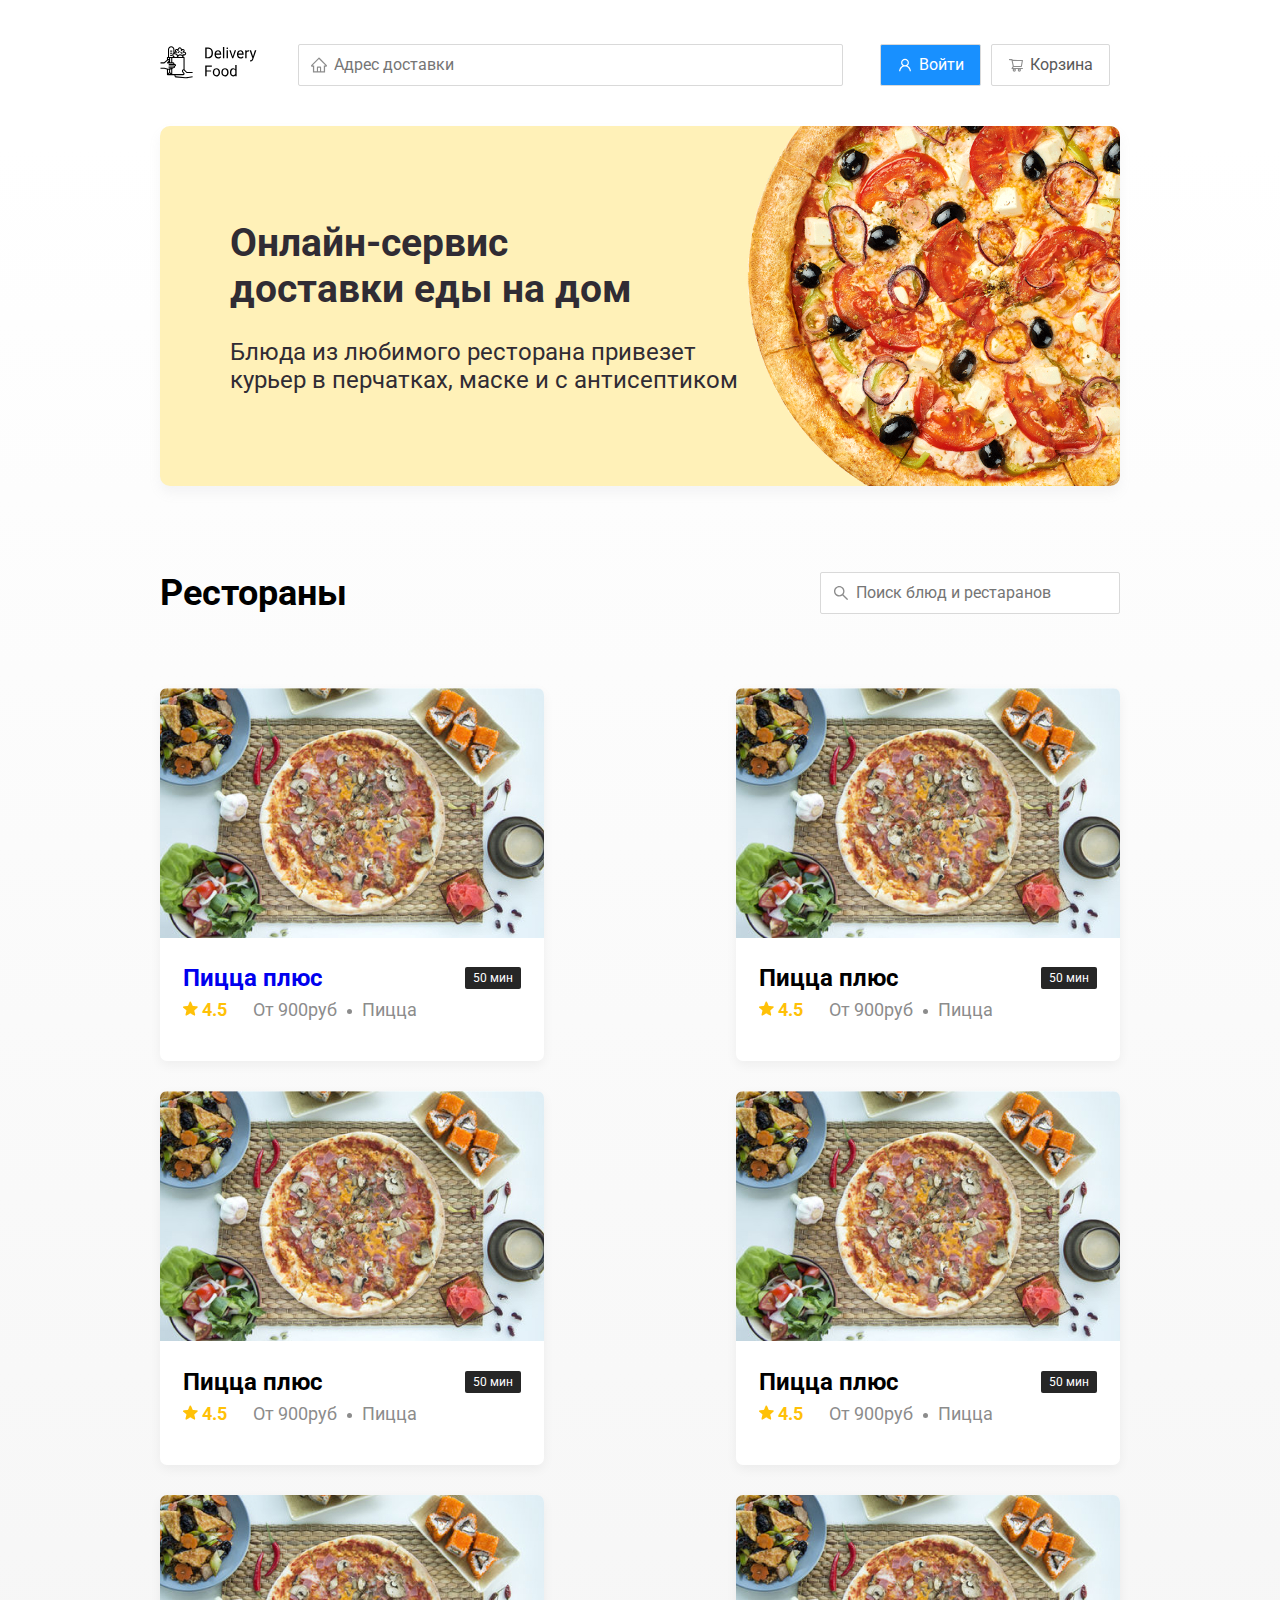
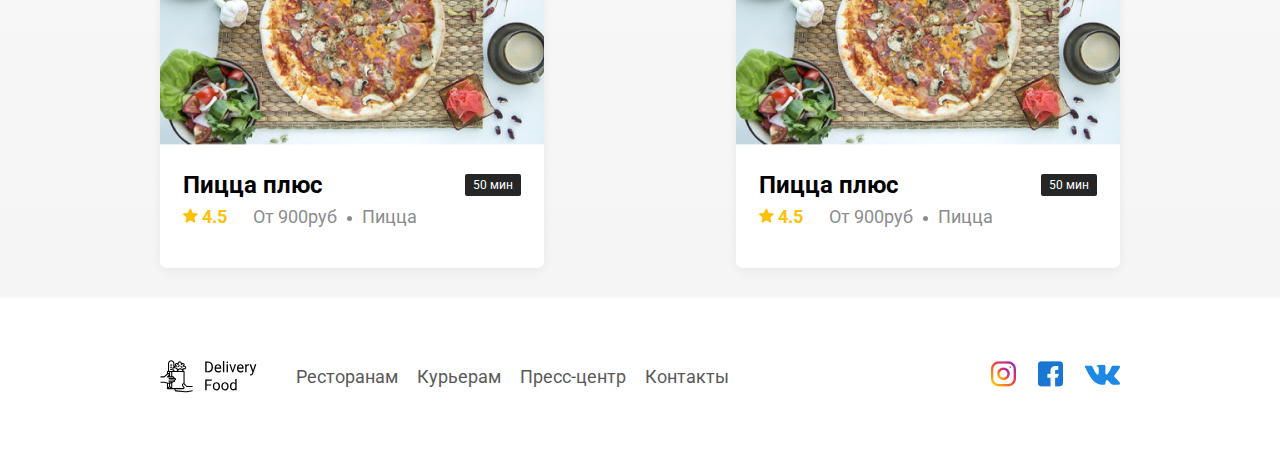
<file: index.html>
<!DOCTYPE html>
<html lang="ru">

<head>
  <meta charset="UTF-8">
  <meta name="viewport" content="width=device-width, initial-scale=1.0">
  <title>Delivery Food - доставка еды на дом</title>
  <link href="https://fonts.googleapis.com/css2?family=Roboto:wght@400;700&display=swap" rel="stylesheet">
  <link rel="stylesheet" href="css/normalize.css">
  <link rel="stylesheet" href="css/style.css">
</head>

<body>
  <div class="container">
    <header class="header">
      <a href="./index.html">
        <img src="img/logo.svg" alt="Logo" class="logo">
      </a>
      <input type="text" class="input input-address" placeholder="Адрес доставки">
      <div class="buttons">
        <button class="button button-primary">
          <img src="./img/user.svg" alt="user" class="button-icon">
          Войти</button>
        <button class="button">
          <img src="./img/shopping-cart.svg" alt="" class="button-icon">
          <span class="button-text">Корзина</span>
        </button>
      </div>
    </header>
  </div>
  <!-- ./container -->
  <main class="main">
    <div class="container">
      <section class="promo">
        <h1>Онлайн-сервис <br> доставки еды на дом</h1>
        <p class="promo-text">Блюда из любимого ресторана привезет<br> курьер в перчатках, маске и с антисептиком</p>
      </section>

      <section class="restaurants">
        <div class="section-heading">
          <h2 class="section-title">Рестораны</h2>
          <input type="text" class="input input-search" placeholder="Поиск блюд и рестаранов">
        </div>
        <div class="cards">
          <a href="./restaurant.html" class="cart">
            <img src="img/image.jpg" alt="" class="cart-img">
            <div class="cart-text">
              <div class="cart-heading">
                <h3 class="cart-title">Пицца плюс</h3>
                <span class="cart-tag tag">50 мин</span>
              </div>
              <div class="cart-info">
                <div class="rating">
                  <img src="img/Vector.png" alt="">
                  4.5</div>
                <div class="price">От 900руб</div>
                <div class="category">Пицца</div>
              </div>
            </div>
          </a>

          <div class="cart">
            <img src="img/image.jpg" alt="" class="cart-img">
            <div class="cart-text">
              <div class="cart-heading">
                <h3 class="cart-title">Пицца плюс</h3>
                <span class="cart-tag tag">50 мин</span>
              </div>
              <div class="cart-info">
                <div class="rating">
                  <img src="img/Vector.png" alt="">
                  4.5</div>
                <div class="price">От 900руб</div>
                <div class="category">Пицца</div>
              </div>
            </div>
          </div>

          <div class="cart">
            <img src="img/image.jpg" alt="" class="cart-img">
            <div class="cart-text">
              <div class="cart-heading">
                <h3 class="cart-title">Пицца плюс</h3>
                <span class="cart-tag tag">50 мин</span>
              </div>
              <div class="cart-info">
                <div class="rating">
                  <img src="img/Vector.png" alt="">
                  4.5</div>
                <div class="price">От 900руб</div>
                <div class="category">Пицца</div>
              </div>
            </div>
          </div>

          <div class="cart">
            <img src="img/image.jpg" alt="" class="cart-img">
            <div class="cart-text">
              <div class="cart-heading">
                <h3 class="cart-title">Пицца плюс</h3>
                <span class="cart-tag tag">50 мин</span>
              </div>
              <div class="cart-info">
                <div class="rating">
                  <img src="img/Vector.png" alt="">
                  4.5</div>
                <div class="price">От 900руб</div>
                <div class="category">Пицца</div>
              </div>
            </div>
          </div>

          <div class="cart">
            <img src="img/image.jpg" alt="" class="cart-img">
            <div class="cart-text">
              <div class="cart-heading">
                <h3 class="cart-title">Пицца плюс</h3>
                <span class="cart-tag tag">50 мин</span>
              </div>
              <div class="cart-info">
                <div class="rating">
                  <img src="img/Vector.png" alt="">
                  4.5</div>
                <div class="price">От 900руб</div>
                <div class="category">Пицца</div>
              </div>
            </div>
          </div>

          <div class="cart">
            <img src="img/image.jpg" alt="" class="cart-img">
            <div class="cart-text">
              <div class="cart-heading">
                <h3 class="cart-title">Пицца плюс</h3>
                <span class="cart-tag tag">50 мин</span>
              </div>
              <div class="cart-info">
                <div class="rating">
                  <img src="img/Vector.png" alt="">
                  4.5</div>
                <div class="price">От 900руб</div>
                <div class="category">Пицца</div>
              </div>
            </div>
          </div>


        </div>
      </section>
    </div>
  </main>

  <footer class="footer">
    <div class="container">
      <div class="footer-block">
        <img src="./img/logo.svg" alt="" class="logo footer-logo">


        <nav class="footer-nav">
          <a href="#" class="footer-link">Ресторанам</a>
          <a href="#" class="footer-link">Курьерам</a>
          <a href="#" class="footer-link">Пресс-центр</a>
          <a href="#" class="footer-link">Контакты</a>
        </nav>

        <div class="social-links">
          <a href="#" class="social-link"><img src="./img/instagram.png" alt="instagram"></a>
          <a href="#" class="social-link"><img src="./img/facebook.png" alt="facebook"></a>
          <a href="#" class="social-link"><img src="./img/vk.png" alt="vk"></a>
        </div>
      </div>
  </footer>

</body>

</html>
</file>
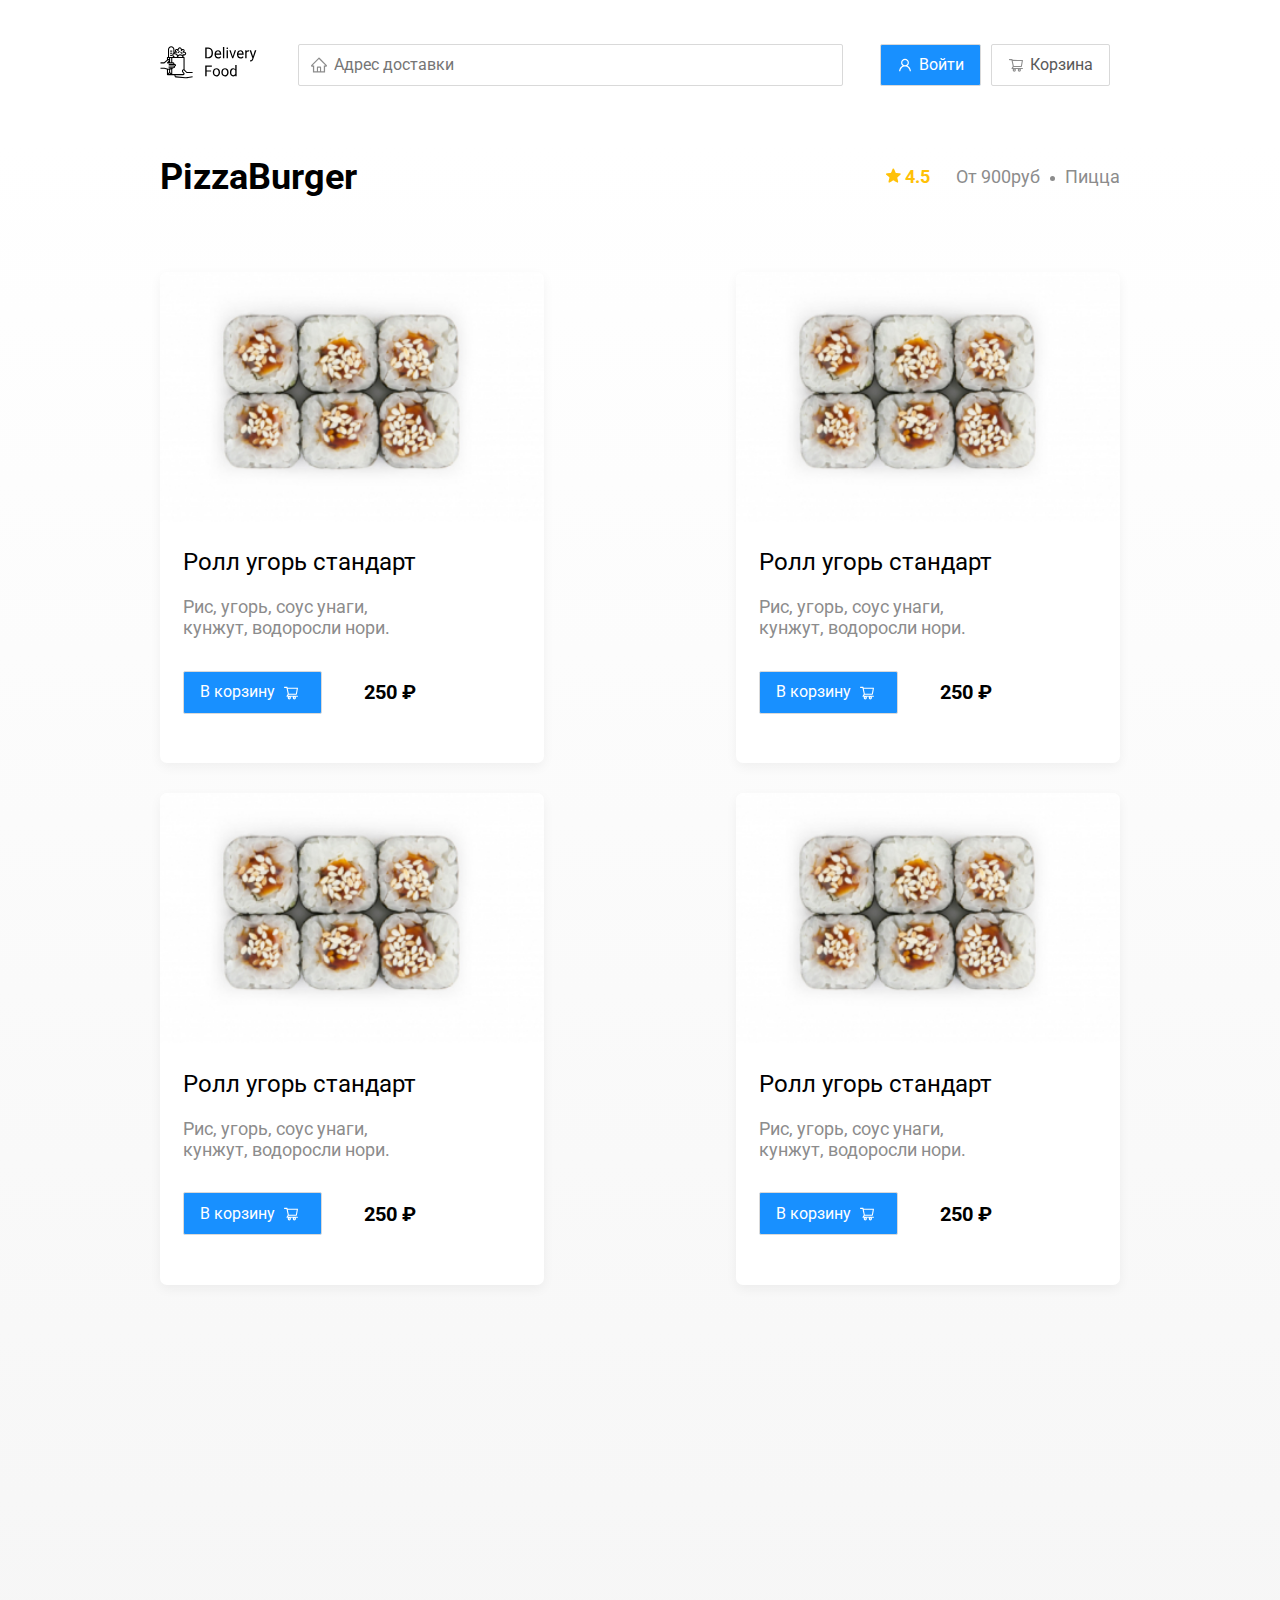
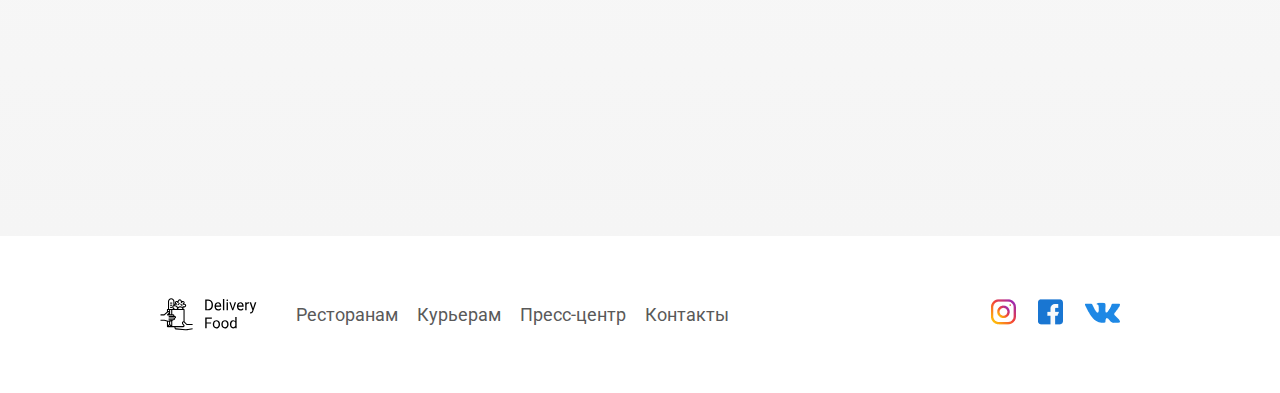
<file: restaurant.html>
<!DOCTYPE html>
<html lang="ru">

<head>
  <meta charset="UTF-8">
  <meta name="viewport" content="width=device-width, initial-scale=1.0">
  <title>PizzaBurger - доставка еды на дом</title>
  <link href="https://fonts.googleapis.com/css2?family=Roboto:wght@400;700&display=swap" rel="stylesheet">
  <link rel="stylesheet" href="css/normalize.css">
  <link rel="stylesheet" href="./css/animate.css">
  <link rel="stylesheet" href="css/style.css">
</head>

<body>
  <div class="container">
    <header class="header">
      <a href="./index.html" class="animated fadeInRight delay-0.5s">
        <img src="img/logo.svg" alt="Logo" class="logo">
      </a>
      <input type="text" class="input input-address" placeholder="Адрес доставки">
      <div class="buttons">
        <button class="button button-primary">
          <img src="./img/user.svg" alt="user" class="button-icon">
          Войти</button>
        <button class="button cart-button">
          <img src="./img/shopping-cart.svg" alt="" class="button-icon">
          <span class="button-text">Корзина</span>
        </button>
      </div>
    </header>
  </div>
  <!-- ./container -->
  <main class="main">
    <div class="container">
      <section class="restaurants">
        <div class="section-heading">
          <h2 class="section-title">PizzaBurger</h2>
          <div class="cart-info">
            <div class="rating">
              <img src="img/Vector.png" alt="">
              4.5</div>
            <div class="price">От 900руб</div>
            <div class="category">Пицца</div>
          </div>
        </div>
        <div class="cards">

          <!-- cards -->

          <div class="cart wow fadeInUp" data-wow-delay="0.2s">
            <img src="./img/sushi.jpg" alt="" class="cart-img">
            <div class="cart-text">
              <div class="cart-heading">
                <h3 class="food-title">Ролл угорь стандарт</h3>
              </div>
              <p class="food-ingred">Рис, угорь, соус унаги, кунжут, водоросли нори.</p>
              <div class="food-info">
                <button class="button button-primary">
                  В корзину&ensp;
                  <img src="./img/cart.svg" alt="cart" class="button-icon">
                </button>
                <p class="food-price">250 &#x20bd;</p>
              </div>
            </div>
          </div>

          <div class="cart wow fadeInUp" data-wow-delay="0.4s">
            <img src="./img/sushi.jpg" alt="" class="cart-img">
            <div class="cart-text">
              <div class="cart-heading">
                <h3 class="food-title">Ролл угорь стандарт</h3>
              </div>
              <p class="food-ingred">Рис, угорь, соус унаги, кунжут, водоросли нори.</p>
              <div class="food-info">
                <button class="button button-primary">
                  В корзину&ensp;
                  <img src="./img/cart.svg" alt="cart" class="button-icon">
                </button>
                <p class="food-price">250 &#x20bd;</p>
              </div>
            </div>
          </div>

          <div class="cart wow fadeInUp" data-wow-delay="0.6s">
            <img src="./img/sushi.jpg" alt="" class="cart-img">
            <div class="cart-text">
              <div class="cart-heading">
                <h3 class="food-title">Ролл угорь стандарт</h3>
              </div>
              <p class="food-ingred">Рис, угорь, соус унаги, кунжут, водоросли нори.</p>
              <div class="food-info">
                <button class="button button-primary">
                  В корзину&ensp;
                  <img src="./img/cart.svg" alt="cart" class="button-icon">
                </button>
                <p class="food-price">250 &#x20bd;</p>
              </div>
            </div>
          </div>

          <div class="cart wow fadeInUp" data-wow-delay="0.2s">
            <img src="./img/sushi.jpg" alt="" class="cart-img">
            <div class="cart-text">
              <div class="cart-heading">
                <h3 class="food-title">Ролл угорь стандарт</h3>
              </div>
              <p class="food-ingred">Рис, угорь, соус унаги, кунжут, водоросли нори.</p>
              <div class="food-info">
                <button class="button button-primary">
                  В корзину&ensp;
                  <img src="./img/cart.svg" alt="cart" class="button-icon">
                </button>
                <p class="food-price">250 &#x20bd;</p>
              </div>
            </div>
          </div>

          <div class="cart wow fadeInUp" data-wow-delay="0.4s">
            <img src="./img/sushi.jpg" alt="" class="cart-img">
            <div class="cart-text">
              <div class="cart-heading">
                <h3 class="food-title">Ролл угорь стандарт</h3>
              </div>
              <p class="food-ingred">Рис, угорь, соус унаги, кунжут, водоросли нори.</p>
              <div class="food-info">
                <button class="button button-primary">
                  В корзину&ensp;
                  <img src="./img/cart.svg" alt="cart" class="button-icon">
                </button>
                <p class="food-price">250 &#x20bd;</p>
              </div>
            </div>
          </div>

          <div class="cart wow fadeInUp" data-wow-delay="0.6s">
            <img src="./img/sushi.jpg" alt="" class="cart-img">
            <div class="cart-text">
              <div class="cart-heading">
                <h3 class="food-title">Ролл угорь стандарт</h3>
              </div>
              <p class="food-ingred">Рис, угорь, соус унаги, кунжут, водоросли нори.</p>
              <div class="food-info">
                <button class="button button-primary">
                  В корзину&ensp;
                  <img src="./img/cart.svg" alt="cart" class="button-icon">
                </button>
                <p class="food-price">250 &#x20bd;</p>
              </div>
            </div>
          </div>


        </div>
      </section>
    </div>
  </main>

  <footer class="footer">
    <div class="container">
      <div class="footer-block">
        <img src="./img/logo.svg" alt="" class="logo footer-logo">


        <nav class="footer-nav">
          <a href="#" class="footer-link">Ресторанам</a>
          <a href="#" class="footer-link">Курьерам</a>
          <a href="#" class="footer-link">Пресс-центр</a>
          <a href="#" class="footer-link">Контакты</a>
        </nav>

        <div class="social-links">
          <a href="#" class="social-link"><img src="./img/instagram.png" alt="instagram"></a>
          <a href="#" class="social-link"><img src="./img/facebook.png" alt="facebook"></a>
          <a href="#" class="social-link"><img src="./img/vk.png" alt="vk"></a>
        </div>
      </div>
  </footer>

  <div class="modal">
    <div class="modal-dialog">

      <div class="modal-header">
        <h3 class="modal-title">Корзина</h3>
        <button class="close">&times</button>
      </div>
      <div class="modal-body">
        <div class="food-row">
          <span class="food-name">Рол угорь стандарт</span>
          <strong class="food-price-cart">250 &#8381;</strong>
          <div class="food-counter">
            <button class="counter-button">-</button>
            <span class="counter">1</span>
            <button class="counter-button">+</button>
          </div>
        </div>
        <div class="food-row">
          <span class="food-name">Рол угорь стандарт</span>
          <strong class="food-price-cart">250 &#8381;</strong>
          <div class="food-counter">
            <button class="counter-button">-</button>
            <span class="counter">1</span>
            <button class="counter-button">+</button>
          </div>
        </div>
        <div class="food-row">
          <span class="food-name">Рол угорь стандарт</span>
          <strong class="food-price-cart">250 &#8381;</strong>
          <div class="food-counter">
            <button class="counter-button">-</button>
            <span class="counter">1</span>
            <button class="counter-button">+</button>
          </div>
        </div>
        <div class="food-row">
          <span class="food-name">Рол угорь стандарт</span>
          <strong class="food-price-cart">250 &#8381;</strong>
          <div class="food-counter">
            <button class="counter-button">-</button>
            <span class="counter">1</span>
            <button class="counter-button">+</button>
          </div>
        </div>
        <div class="food-row">
          <span class="food-name">Рол угорь стандарт</span>
          <strong class="food-price-cart">250 &#8381;</strong>
          <div class="food-counter">
            <button class="counter-button">-</button>
            <span class="counter">1</span>
            <button class="counter-button">+</button>
          </div>
        </div>
      </div>
      <div class="modal-footer">
        <span class="modal-pricetag">1250 &#x20bd;</span>
        <div class="footer-buttons">
          <button class="button button-primary">Оформить заказ</button>
          <button class="button">Отмена</button>

        </div>
      </div>
    </div>

  </div>

  <script src="./wow.min.js"></script>
  <script src="./script.js"></script>
</body>

</html>
</file>
<file: css/style.css>
* {
  box-sizing: border-box;
}

body {
  font-family: 'Roboto', sans-serif;
  padding-top: 44px;

}

.container {
  max-width: 1200px;
  margin: auto;
}

.header {
  display: flex;
  align-items: center;
  justify-content: space-between;
  margin-bottom: 40px;
}

.input {
  background: #FFFFFF;
  border: 1px solid #D9D9D9;
  border-radius: 2px;
  font-size: 16px;
  line-height: 24px;
  padding: 8px;
  padding-left: 35px;
  background-repeat: no-repeat;
  background-position: left 11px center; 
}

.input-address {
  flex-grow: 0.8;
  background-image: url(../img/home.svg);
}

.input-search {
  width: 300px;
  background-image: url(../img/search.svg);
}
.buttons {
  display: flex;
  align-items: center;
}

.button {
  display: flex;
  align-items: center;
  padding: 8px 16px;
  background: #FFFFFF;
  border: 1px solid #D9D9D9;
  box-sizing: border-box;
  box-shadow: 0px 0px 2px rgba(0, 0, 0, 0.0015);
  border-radius: 2px;
  color: #595959;
  font-size: 16px;
  line-height: 24px;
  margin-right: 10px;
}

.button-primary {
  background: #1890FF;
  border-radius: 2px;
  color: #FFFFFF
}

.button-icon {
  margin-right: 6px;
}

.main {
  background: linear-gradient(180deg, rgba(245, 245, 245, 0) 1.04%, #F5F5F5 100%);
}

.promo {
  box-shadow: 0px 7px 12px rgba(158, 158, 163, 0.1);
  background: #FFF1B8 url(../img/promo-img.jpeg) no-repeat top -100px right -247px/ 924px;
  border-radius: 10px;
  padding: 68px 70px;
  margin-bottom: 56px;
}

.promo h1 {
  font-style: normal;
  font-weight: bold;
  font-size: 39px;
  line-height: 46px;
  color: #302C34;
}
.promo p {
  font-style: normal;
  font-weight: normal;
  font-size: 24px;
  line-height: 28px;
  color: #302C34; 
  max-width: 538px;
}

.section-heading {
  display: flex;
  align-items: center;
  justify-content: space-between;
  margin-bottom: 44px;
}

.section-title {
  font-style: normal;
  font-weight: bold;
  font-size: 36px;
  line-height: 42px;
  color: #000000;
}

.cards {
  display: flex;
  align-items: flex-start;
  flex-wrap: wrap;
  justify-content: space-between;
}

.cart {
  background: #ffffff;
  box-shadow: 0px 4px 12px rgba(0, 0, 0, 0.05);
  border-radius: 7px;
  overflow: hidden;
  margin-bottom: 30px;
  text-decoration: none;
}

.cart-img {
  width: 384px;
  height: 250px;
  object-fit: cover;
}

.cart-text {
  padding-top: 20px;
  padding-bottom: 35px;
  padding-left: 23px;
  padding-right: 23px;
}

.cart-heading {
  display: flex;
  align-items: center;
  justify-content: space-between;
}

.cart-title {
  margin: 0;
  font-style: normal;
  font-weight: bold;
  font-size: 24px;
  line-height: 32px;
}

.food-ingred {
  width: 230px;
  font-style: normal;
  font-weight: normal;
  font-size: 18px;
  line-height: 21px;
  color: #8C8C8C;
}

.food-title {
  margin: 0;
  font-style: normal;
  font-weight: normal;
  font-size: 24px;
  line-height: 32px;
  color: #000000;
}

.food-info {
  display: flex;
  align-items: center;
  justify-content: space-between;
  margin-bottom: 0px;
}

.food-price {
  margin-right: auto;
  margin-left: 32px;
  font-style: normal;
  font-weight: bold;
  font-size: 20px;
  line-height: 32px;
  color: #000000;

}

.cart-tag {
  font-style: normal;
  font-weight: normal;
  font-size: 12px;
  line-height: 20px;
  color: #ffffff;
  background: #262626;
  border-radius: 2px;
  padding: 1px 8px;
}

.cart-info {
  display: flex;
  align-items: center;
  
}

.rating {
  margin-right: 26px;
  color: #FFC107; 
  font-style: normal;
  font-weight: bold;
  font-size: 18px;
  line-height: 32px;
}

.price, .category {
  font-style: normal;
  font-weight: normal;
  font-size: 18px;
  line-height: 32px;
  color: #8C8C8C;
}

.price {
  margin-right: 10px;
}

.price:after {
  content: '';
  width: 5px;
  height: 5px;
  background-color: #8C8C8C;
  display: inline-block;
  vertical-align: middle;
  border-radius: 50%;
  margin-left: 10px;
}

.footer {
  padding: 60px 0;
}

.footer-link {
  display: inline-block;
  color: #595959;
  text-decoration: none;
  font-style: normal;
  font-weight: normal;
  font-size: 18px;
  line-height: 21px;
}

.footer-block {
  display: flex;
  align-items: center;
  justify-content: space-between;
}

.footer-nav {
  margin-left: 35px;
  margin-right: auto;
}

.footer-link:not(:last-child) {
  margin-right: 15px;
}

.social-links {
  display: flex;
  align-items: center;
}

.social-link:not(:last-child) {
  margin-right: 21px;
}
.modal {
  display: none;
  position: fixed;
  left: 0;
  top: 0;
  width: 100%;
  height: 100%;
  background: rgba(0, 0, 0, 0.4)
}
.is-open {
  display: flex;
}
.modal-dialog {
  max-width: 780px;
  width: 95%;
  background: #FFFFFF;
  border-radius: 5px;
  margin: auto;
  padding: 40px 45px;
}
.modal-header {
  display: flex;
  align-items: center;
  justify-content: space-between;
  margin-bottom: 45px;
}
.modal-title {
  margin: 0;
  font-weight: bold;
  font-size: 36px;
  line-height: 42px;
}
.close {
  font-size: 36px;
  border: none;
  background-color: transparent;
}
.modal-body {
  margin-bottom: 52px;
}
.food-row { 
  display: flex;
  align-items: center;
  justify-content: space-between;
  padding-bottom: 8px;
  border-bottom: 1px solid #D9D9D9;
  margin-bottom: 15px;
}
.food-counter {
  display: flex;
  align-items: center;
}
.food-price-cart {
  margin-left: auto;
  margin-right: 47px;
  font-weight: bold;
  font-size: 20px;
  line-height: 32px;  
}
.food-name {
  font-weight: normal;
  font-size: 18px;
  line-height: 32px;
}
.counter-button {
  background: #FFFFFF;
  border: 1px solid #40A9FF;
  box-sizing: border-box;
  border-radius: 2px;
  width: 39px;
  height: 32px;
  font-weight: normal;
  font-size: 14px;
  line-height: 22px;
  color: #40A9FF;
}
.counter {
  font-weight: normal;
  font-size: 16px;
  line-height: 24px;
  margin-left: 10px;
  margin-right: 10px;
}
.modal-footer {
  display: flex;
  align-items: center;
  justify-content: space-between;

}
.footer-buttons {
  display: flex;
  align-items: center;
}
.modal-pricetag {
  background: #262626;
  border-radius: 5px;
  font-weight: bold;
  font-size: 20px;
  line-height: 23px;
  color: #FAFAFA;
  padding: 15px 20px;
}

/* Медиа запросы */

@media (max-width: 1366px) {
  .container {
    max-width: 960px;
  }
  
  .promo {
    background-position: center top right -300px;
    background-size: 750px;
  }
}
@media (max-width: 992px) {
  .container {
    max-width: 750px;
  }

  .promo {
    padding: 50px;
    background-size: 500px;
    background-position: 400px -150px;
  }

  .promo-text {
    max-width: 18px;
    max-width: 400px;
  }

  .cart {
    flex-basis: 45%;
  }

  .footer-link {
    font-size: 16px;
  }

  .social-links {
    margin-right: 1%;
  }
}

@media (max-width: 768px) {
    .container {
      width: 560px;
    }

    .cart-info {
      flex-wrap: wrap;
    }

    .cart .rating {
      flex-basis: 100%;
    }

    .cart-title {
      font-size: 18px;
    }

    .promo {
      background-size: 370px;
      background-position: bottom 150px right -200px;
    }

    .promo-title {
      font-size: 24px;
      line-height: 1.4;
    }

    .promo-text {
      margin-top: 0px;
    }
}


@media (max-width: 578px) {
  .container {
    width: 90%;
  }

  .header {
    flex-wrap: wrap;
  }

  .input-address {
    margin-top: 15px;
    order: 5;
    flex-grow: 1;
  }

  .promo {
    background-size: 300px;
    background-position: 350px -90px;
  }

  .promo-title {
    margin-bottom: 10px;
  }

  .section-title {
    font-size: 20px;
  }

  .cart {
    flex-basis: 100%;
  }

  .cart-img {
    width: 100%;
  }

  .footer-nav {
    margin-left: 0;
    margin-right: 0;
    order: 0;
    display: flex;
    flex-direction: column;
  }
  
  .footer-logo {
    margin-right: 15px;
    order: 1;
  }

  .social-links {
    order: 2;
  }

  .footer {
    padding: 30px 0;
  }

  .footer-block {
    align-items: flex-start;
  }
}

@media (max-width: 480px) {

  .promo {
    padding: 25px;
    margin-bottom: 20px;
  }

  .promo h1 {
    font-size: 25px;
    font-weight: 350;
    line-height: 1;
  }

  .promo p {
    font-size: 17px;
    font-weight: 300;
  }

  .footer-block {
    flex-wrap: wrap;
    flex-direction: column;
    align-items: center;
  }

  .footer-logo {
    order: 0;
    margin-bottom: 20px;
  }

  .footer-nav {
    margin-bottom: 20px;
    text-align: center;
  }

  .footer-link:not(:last-child) {
    margin-right: 0;
  }

  .section-heading {
    flex-wrap: wrap;
  }

  .section-title {
    margin-right: auto;
    margin-left: auto;
  }


}
</file>
